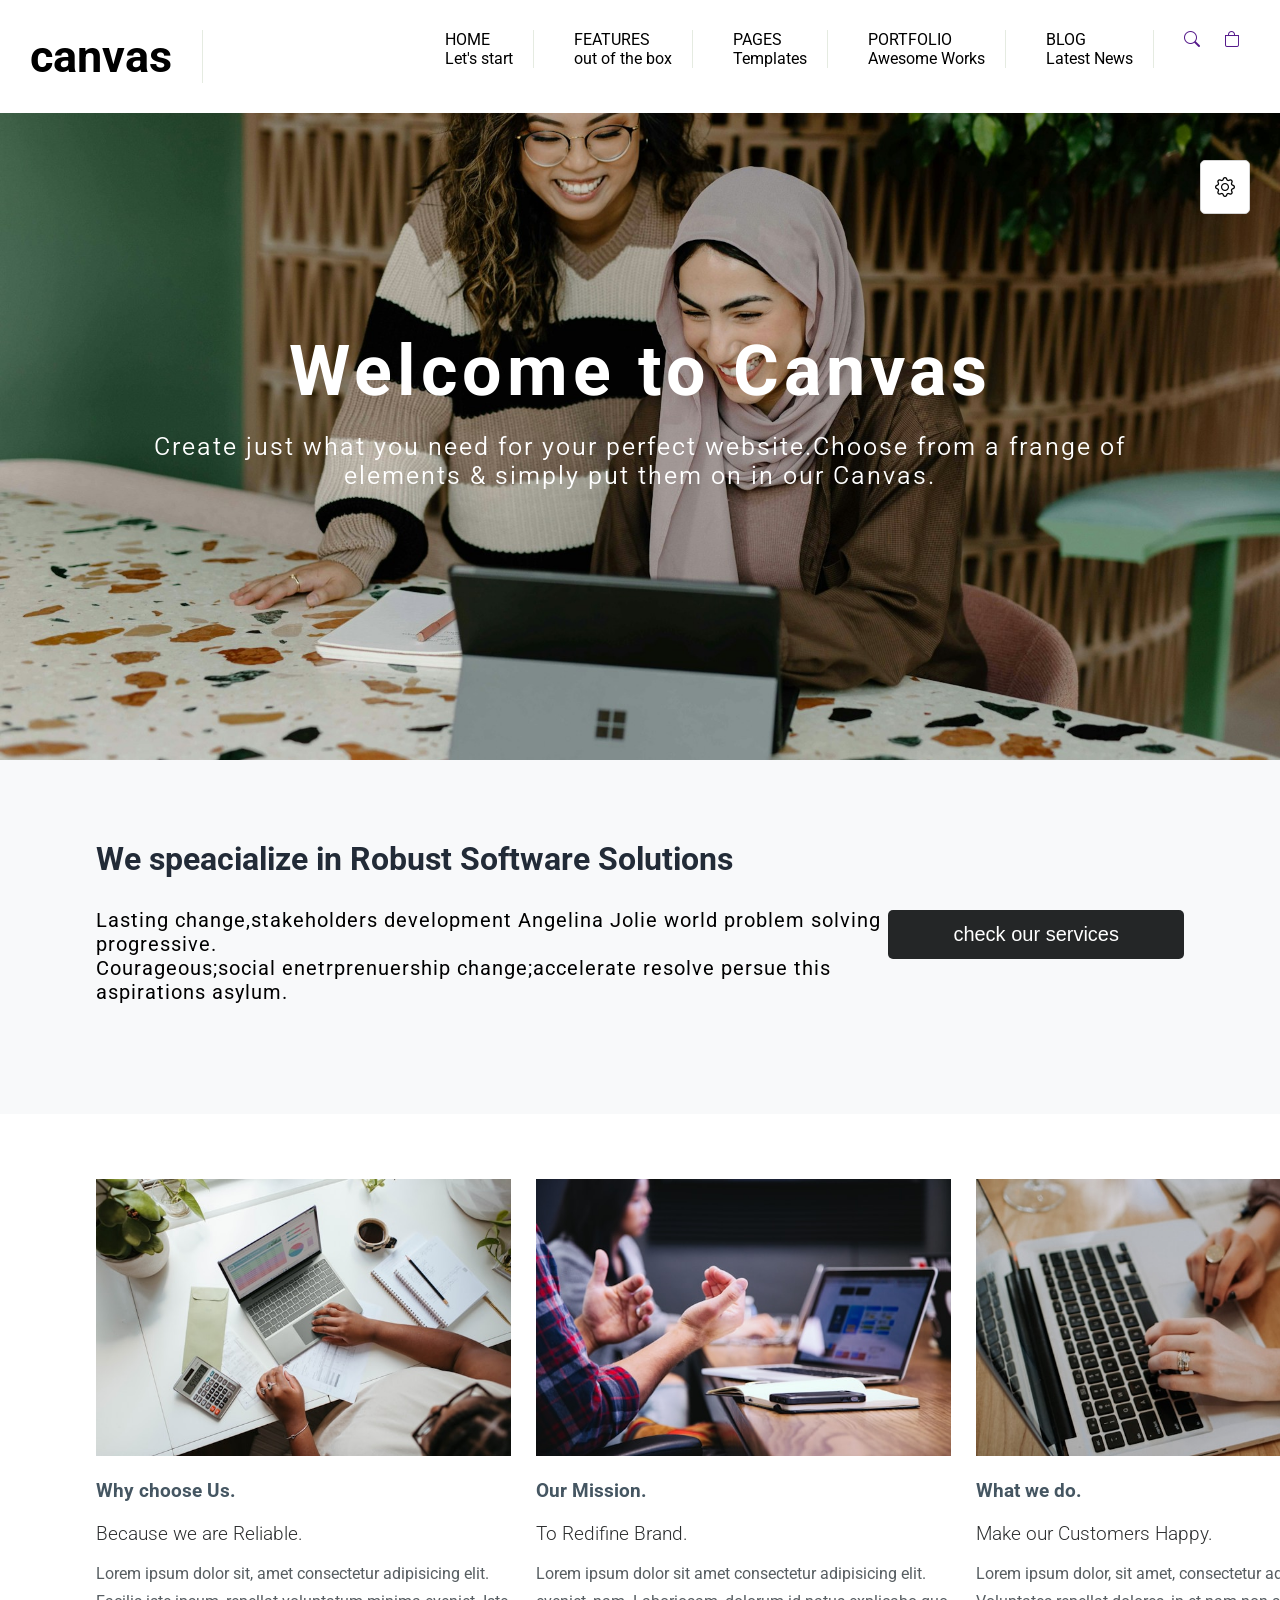
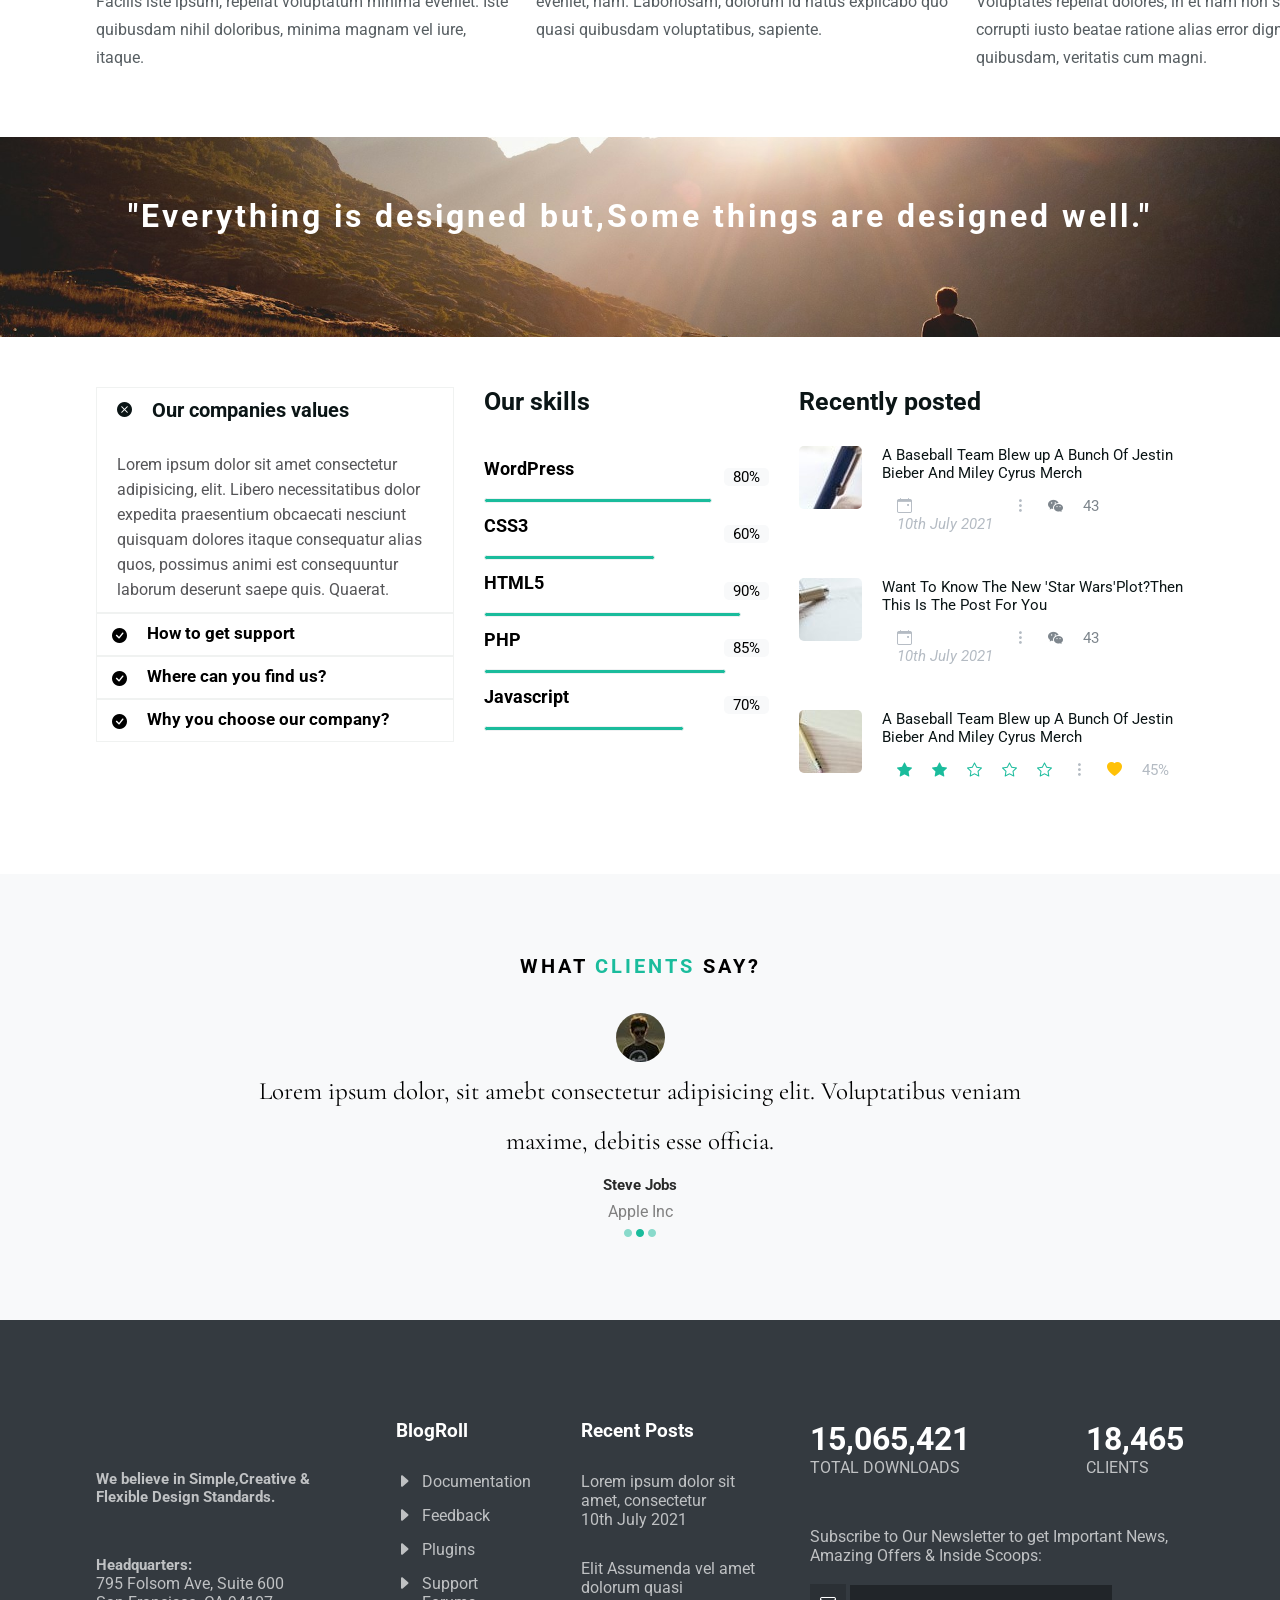
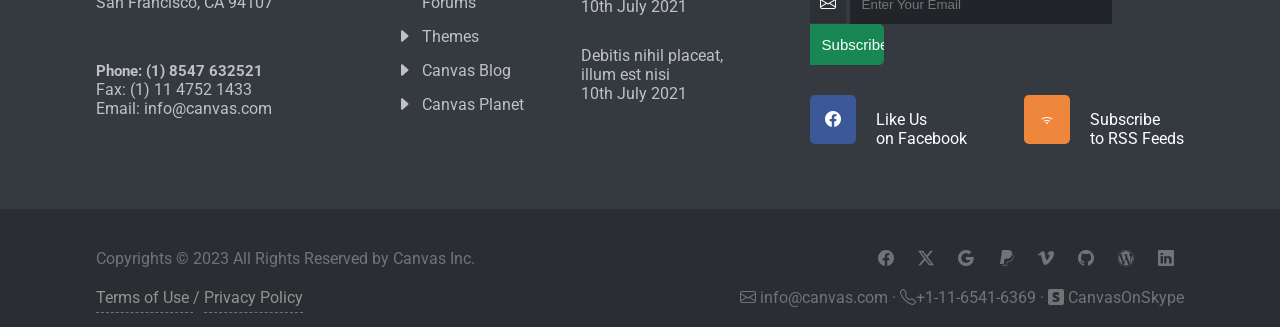
<file: index.html>
<!DOCTYPE html>
<html lang="en">
<head>
	<meta charset="UTF-8">
	<meta name="viewport" content="width=device-width, initial-scale=1.0">
	<title>Canvas</title>
	<link rel="stylesheet" href="Canvas.css">
	<link rel="stylesheet" href="https://cdn.jsdelivr.net/npm/bootstrap-icons@1.11.3/font/bootstrap-icons.min.css">
	
</head>
<body>



	<!-- navbar -->

	<div class="navbar">
		<div class="navbar0">
		<div class="nav1">
		<h1>canvas</h1>
		</div>


       <div clas="nav2">
		<ul class="nav2-01">
			<div class="nav2-1">
			<li><a href="home">HOME</a></li> 
			<p> Let's start</p>
		   </div>
			<div class="nav2-1">
			<li><a href="project4.html">FEATURES</a></li> 
			<p>out of the box </p>
		   </div>
		   <div class="nav2-1">
			<li><a href="PAGES">PAGES</a></li> 
			<p>Templates </p>
		   </div>
		   <div class="nav2-1">
			<li><a href="PORTFOLIO">PORTFOLIO</a></li> 
			<p> Awesome Works</p>
		   </div>
		   <div class="nav2-1">
			<li><a href="BLOG">BLOG</a></li> 
			<p>Latest News </p>
		   </div>
		   <div class="icon">
	       <a href=""><i class="bi bi-search"></i></a> 
           <a href=""><i class="bi bi-bag"></i></a> 
	      </div>
		</ul>
		</div>
	</div>

</div>


<!-- section1 -->

  <div class="bg">
  	<div class="container">
  		<div class="section1">
  			<h1>Welcome to Canvas</h1>
  			<p>Create just what you need for your perfect website.Choose from a frange 
  			of elements & simply put them on in our Canvas.</p>
  			<div class="box">
	           	<i class="bi bi-gear"></i>
	           </div>
  		</div>		
  	</div>
  </div>

  <!-- section2 -->


  <div class="bg1">
  	<div class="container">
  		<div class="section2">
  			<div>
  				<h1>We speacialize in Robust Software Solutions</h1>
  				<p>Lasting change,stakeholders development Angelina Jolie world problem solving progressive.<br>Courageous;social enetrprenuership change;accelerate resolve  persue this aspirations asylum.</p>
  			</div>
  			<div>
  				<input type="submit" value="check our services">
  			</div>
  			
  		</div>
  	</div>
  </div>

  <!-- section3 -->


  <div class="container">
  	<div class="section3">
  		<div class="sec3">
  			<img src="img/section2-1.jpg" alt="">
  		<h3>Why choose Us.</h3>
  		<h2>Because we are Reliable.</h2>
  		<p>Lorem ipsum dolor sit, amet consectetur adipisicing elit. Facilis iste ipsum, repellat voluptatum minima eveniet. Iste quibusdam nihil doloribus, minima magnam vel iure, itaque.</p>
  		</div>
  		<div class="sec3">
  			<img src="img/section2-2.jpg" alt="">
  		<h3>Our Mission.</h3>
  		<h2>To Redifine Brand.</h2>
  		<p>Lorem ipsum dolor sit amet consectetur adipisicing elit. eveniet, nam. Laboriosam, dolorum id natus explicabo quo quasi quibusdam voluptatibus, sapiente.</p>
  		</div>
  		<div class="sec3">
  		<img src="img/section2-3.jpg" alt="">
  		<h3>What we do.</h3>
  		<h2>Make our Customers Happy.</h2>
  		<p>Lorem ipsum dolor, sit amet, consectetur adipisicing elit. Voluptates repellat dolores, in et nam non similique corrupti iusto beatae ratione alias error dignissimos quibusdam, veritatis cum magni.</p>
  	</div>
  	</div>
  </div>

  <!-- section4 -->

  <div class="bg2">
  	<div class="container">
  		<div class="section4">
  		<h1>"Everything is designed but,Some things are designed well."</h1>
  		</div>
  	</div>
  </div>

  <!-- section5 -->

  <div class="container">
  	<div class="section5">

  		<!-- sec5-0 -->

  <div class="sec5-0">
  		<div class="sec5">
  			 <div class="sec5--0">
  			  <i class="bi bi-x-circle-fill"></i>
  				<h5>Our companies values</h5></div>
  				<p>Lorem ipsum dolor sit amet consectetur adipisicing, elit. Libero necessitatibus dolor expedita praesentium obcaecati nesciunt quisquam dolores itaque consequatur alias quos, possimus animi est consequuntur laborum deserunt saepe quis. Quaerat.</p>
  		</div>
  		<div class="sec5--01">
  			  <i class="bi bi-check-circle-fill"></i>
  				<h5>How to get support</h5>
  		</div>
  		<div class="sec5--01">
  			  <i class="bi bi-check-circle-fill"></i>
  				<h5>Where can you find us?</h5>
  		</div>
  		<div class="sec5--01">
  			  <i class="bi bi-check-circle-fill"></i>
  				<h5>Why you choose our company?</h5>
  		</div>
  		</div>

  		<!-- sec5-01 -->

  		<div class="sec5-01">
  		<div class="sec5--1">
  		  	<h4>Our skills</h4>
  		  	<!-- <h6></h6> -->
  		 </div>
  		  <div class="sec5-1">
  		  		<h5>WordPress</h5>
  		  		<p class="sec5-">80%</p>
  		  </div>
  		  	<h6 class="box0"></h6>
  		  <div class="sec5-1">
  		  		<h5>CSS3</h5>
  		  		<p  class="sec5-">60%</p>
  		  </div>
  		  	<h6 class="box1"></h6>
  		  <div class="sec5-1">
  		  		<h5>HTML5</h5>
  		  		<p  class="sec5-" >90%</p>
  		  </div>
  		  	<h6 class="box2"></h6>
  		  <div class="sec5-1">
  		  		<h5>PHP</h5>
  		  		<p  class="sec5-">85%</p>
  		  </div>
  		  	<h6 class="box3"></h6>
  		  <div class="sec5-1">
  		  		<h5>Javascript</h5>
  		  		<p  class="sec5-">70%</p>
  		  </div>
  		  	<h6 class="box4"></h6>
  </div>


  <!-- sec5-02 -->

  <div class="sec5-02">
  	<div class="sec5-2">
        	<h4>Recently posted</h4>
        	<!-- <h6></h6> -->
    </div>

    <div class="sec5-2">
    	<div class="image">
        	<img src="img/section4-1.jpg" class="image" alt="">	
        </div>   
        	  <div class="sec5-2-1">
        			<p>A Baseball Team Blew up A Bunch Of Jestin Bieber And Miley Cyrus Merch</p>
        			<div class="sec5--">
        				<i class="bi bi-calendar-event"><p>10th July 2021</p></i>
        				<i class="bi bi-three-dots-vertical"></i>
        				<i class="bi bi-wechat chat"></i>
        				<p class="chat">43</p>
        	     </div>
        	  </div>  	  
      </div>

      <div class="sec5-2">	        
        		<div class="image">
        		    <img src="img/section4-2.jpg" class="image" alt="">	
        		</div>
        		<div class="sec5-2-1">
        			<p>Want To Know The New 'Star Wars'Plot?Then This Is The Post For You </p>
        			<div class="sec5--">
        				<i class="bi bi-calendar-event"><p>10th July 2021</p></i>
        				<i class="bi bi-three-dots-vertical"></i>
        				<i class="bi bi-wechat chat"></i>
        				<p class="chat">43</p>
        			</div>
        		</div>
         </div>	
       
       <div class="sec5-2">	
        		<div class="image">
        		    <img src="img/section4-3.jpg" class="image" alt="">	
        		</div>
        	<div class="sec5-2-1">
        			<p>A Baseball Team Blew up A Bunch Of Jestin Bieber And Miley Cyrus Merch </p>
        			<div class="sec5--">
        				<i class="bi bi-star-fill star"></i>
        				<i class="bi bi-star-fill star"></i>
        				<i class="bi bi-star star"></i>
        				<i class="bi bi-star star"></i>
        				<i class="bi bi-star star"></i>
        				<i class="bi bi-three-dots-vertical"></i>
        				<i class="bi bi-heart-fill heart"></i>
        				<p>45%</p>
        			</div>
        		 
        	</div>
          </div>
    
    </div>
  </div>
    </div>

    <!-- section6 -->
    <div class="bg3">
  <div class="section6">
  	     <h2>WHAT <span class="client">CLIENTS</span> SAY?</h2>
  	      <img src="img/section5.jpg" class="image2"alt="">
  	      <p class="para">Lorem ipsum dolor, sit amebt consectetur adipisicing elit. Voluptatibus veniam <br>maxime, debitis esse officia.</p>
  	     <h5 class="name">Steve Jobs</h5>
  	   <p class="para1">Apple Inc</p>
  	<i class="bi bi-circle-fill icon5"></i>
  	<i class="bi bi-circle-fill icon6"></i>
  	<i class="bi bi-circle-fill icon7"></i>
  </div>
</div>



<!-- section7 -->

<div class="bg4">
   	<div class="container">
	<div class="section7">
		<div class="bg01">
	 <div class="sec7-1">
		  <h3>We believe in <span class="world">Simple,Creative & Flexible Design</span> Standards.</h3>	
		 <h3> Headquarters:</h3>
             <p>795 Folsom Ave, Suite 600<br>
             San Francisco, CA 94107</p>
             <h3>Phone: (1) 8547 632521</h3>
                <p> Fax: (1) 11 4752 1433<br>
                 Email: info@canvas.com</p>
             </div>
     </div>

	 <div class="sec7-2">
		<h3>BlogRoll</h3>
		<ul>
			<div class="s">
			<i class="bi bi-caret-right-fill"></i>
			<li>Documentation</li>
		</div>
			<div class="s">
			<i class="bi bi-caret-right-fill"></i>
            <li>Feedback</li>
        </div>
            <div class="s">
            <i class="bi bi-caret-right-fill"></i>
            <li>Plugins</li>
        </div>
            <div class="s">
            <i class="bi bi-caret-right-fill"></i>
            <li>Support Forums</li>
        </div>
            <div class="s">
            <i class="bi bi-caret-right-fill"></i>
            <li>Themes</li>
        </div>
            <div class="s">
            <i class="bi bi-caret-right-fill"></i>
            <li>Canvas Blog</li>
        </div>
            <div class="s">
            <i class="bi bi-caret-right-fill"></i>
            <li>Canvas Planet</li>
        </div>
		</ul>	
	 </div>

	 <div class="sec7-3">
	 	<h3>Recent Posts</h3>
	 	<div class="A"><p>Lorem ipsum dolor sit amet, consectetur</p>
	 	<p>10th July 2021</p></div>
	 	<div class="A"><p>Elit Assumenda vel amet dolorum quasi</p>
	 	<p>10th July 2021</p></div>
	 	<div class="A"><p>Debitis nihil placeat, illum est nisi</p>
	 	<p>10th July 2021</p></div>
	 </div>

	 <div class="sec7-4">
	 	 <div class="sec7-4-1">
	 	  	<div >
	 	  	<h1>15,065,421</h1>
	 	  	<p>TOTAL DOWNLOADS</p>
	 	  </div>
	 	  <div >
	 	  	<h1>18,465</h1>
	 	  	<p  >CLIENTS</p>
	 	  </div>
	 	</div>
     <p class="para3">Subscribe to Our Newsletter to get Important News, Amazing Offers & Inside Scoops:</p>
     <div class="sec7-4-2">
     	<i class="bi bi-envelope"></i>
     	<input type="text" placeholder="Enter Your Email" class="input1">
     	<input type="submit" value="Subscribe" class="input2">
     </div>
     <div class="sec7-4-3" >
     	<div class="last">
     		<div>
     		<i class="bi bi-facebook facebook "></i></div>
     		<div class="sec7-4-3-1 ">
     			<P>Like Us</P>
                <p>on Facebook</p>
     		</div>
     	</div>
     	<div class="last">
     		<div>
     		<i class="bi bi-wifi-2 wifi" ></i></div>
     		<div class="sec7-4-3-1">
     			<P>Subscribe</P>
                <p>to RSS Feeds</p>
     		</div>
     	</div>
     	</div>
     	
     </div>
	 	
</div>
	 </div>

</div>

<!-- section8 -->

<div class="bg5">
	<div class="container">
		<div class="section8">
			<div class="sec8">
				<p class="sec8-p">Copyrights © 2023 All Rights Reserved by Canvas Inc.</p>
     			<p class="sec8-p1"> <span class="terms">Terms of Use </span>/ <span class="privacy">Privacy Policy</span></p>
			</div>
			<div  class="sec8-1">
				<div class="icons1">
     				<i class="bi bi-facebook"></i>
     				<i class="bi bi-twitter-x"></i>
     				<i class="bi bi-google"></i>
     				<i class="bi bi-paypal"></i>
            <i class="bi bi-vimeo"></i>
     				<i class="bi bi-github"></i>
     				<i class="bi bi-wordpress"></i>
     				<i class="bi bi-linkedin"></i>

     			</div>
     			<div class="icons2">
     				<i class="bi bi-envelope"></i> info@canvas.com ·  <i class="bi bi-telephone"></i>+1-11-6541-6369 · <i class="bi bi-stripe"></i> CanvasOnSkype
     			</div>
			</div>
		</div>
	</div>
	
</div>


	
</body>
</html>
</file>
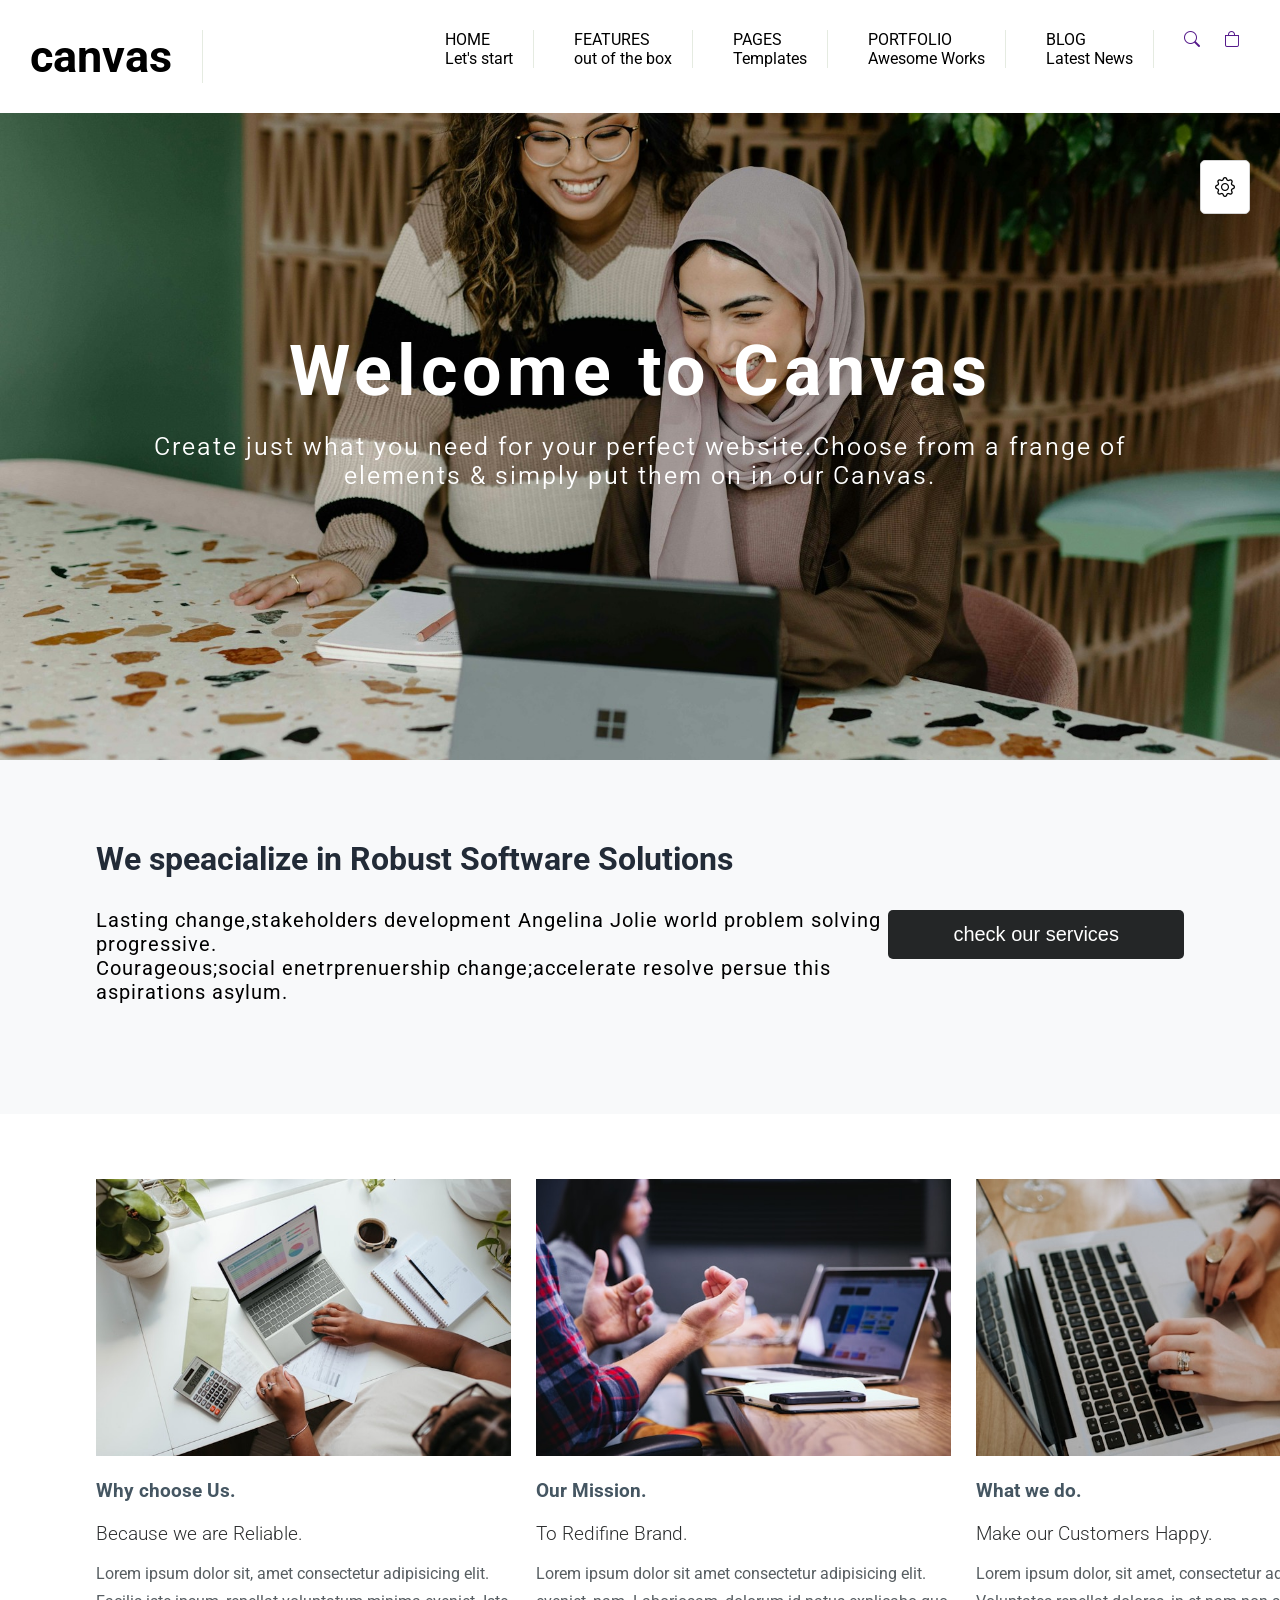
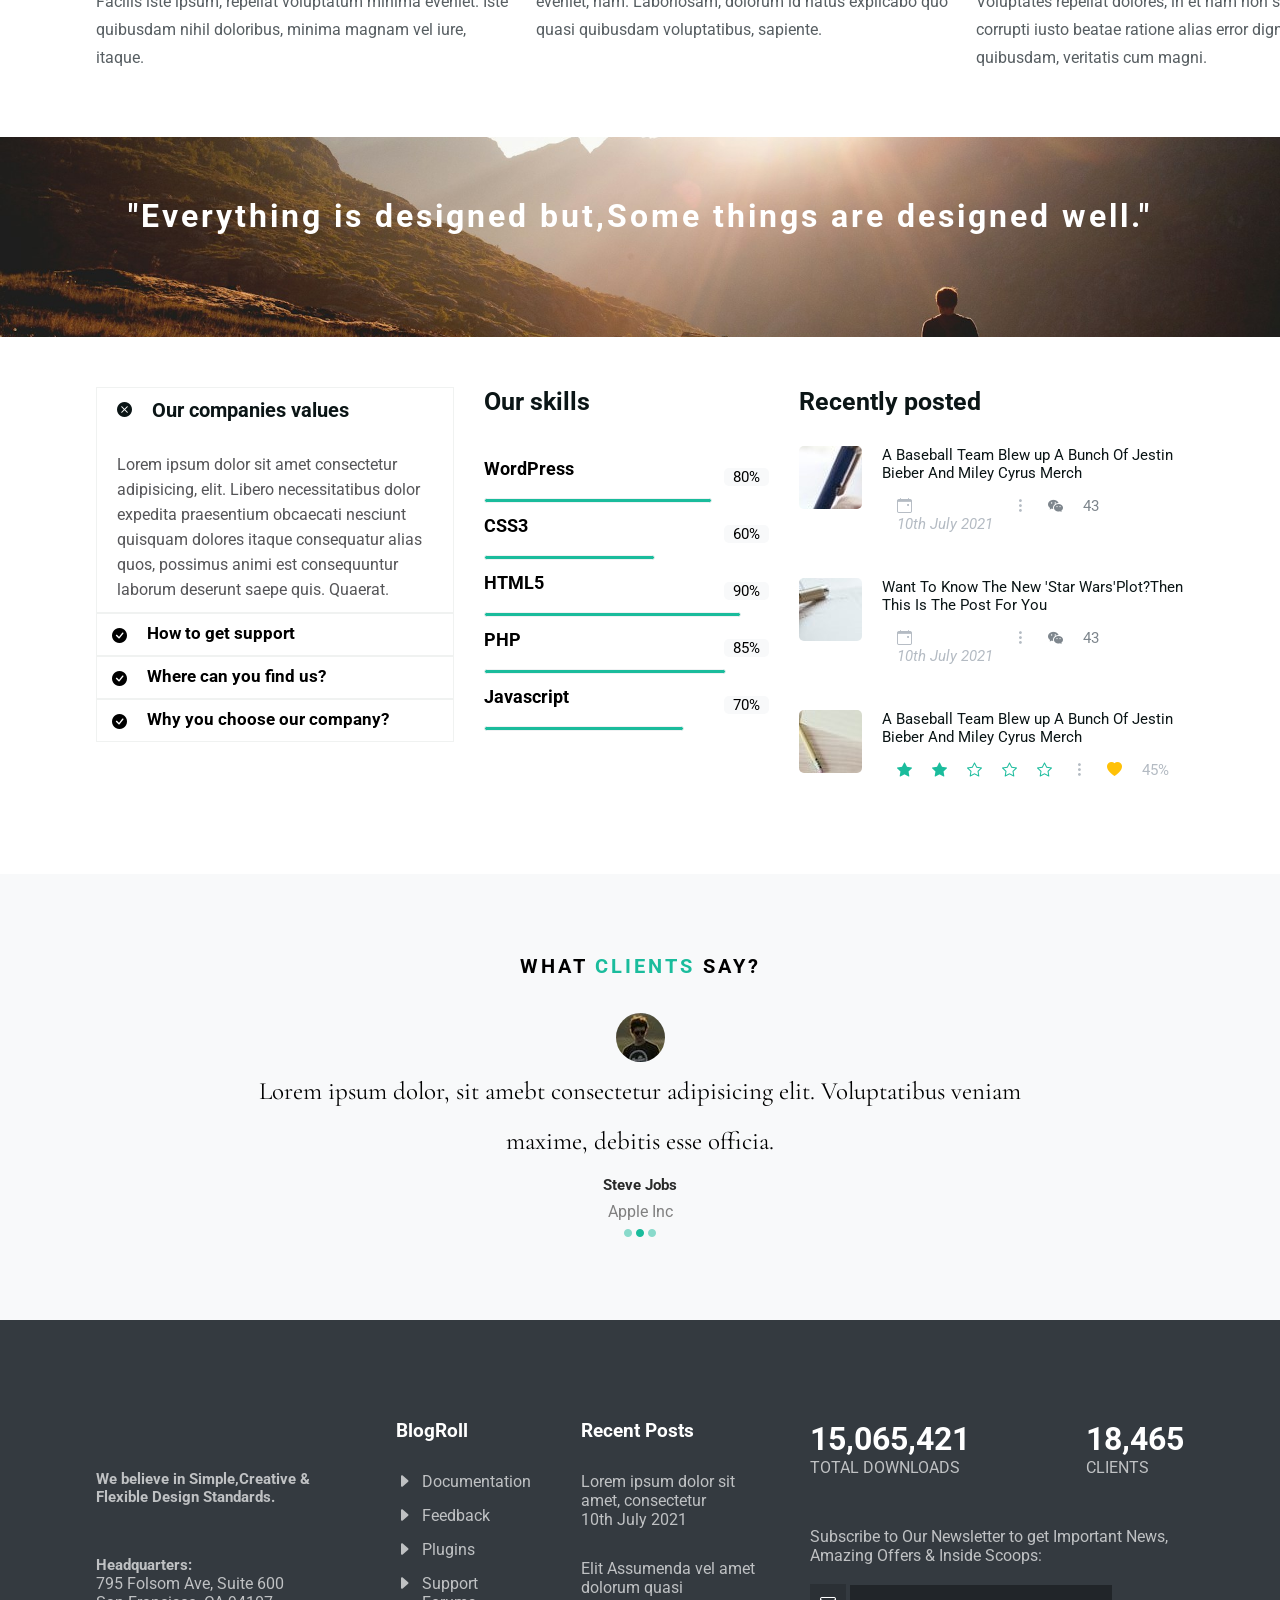
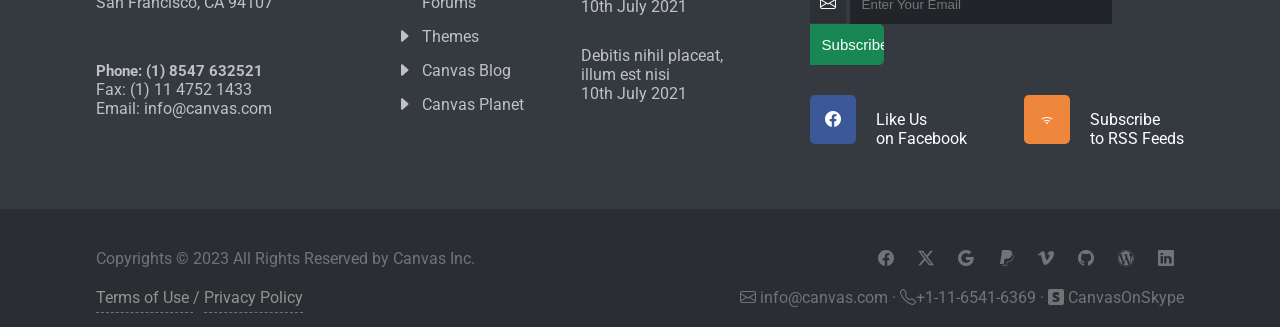
<file: Canvas.html>
<!DOCTYPE html>
<html lang="en">
<head>
	<meta charset="UTF-8">
	<meta name="viewport" content="width=device-width, initial-scale=1.0">
	<title>Canvas</title>
	<link rel="stylesheet" href="Canvas.css">
	<link rel="stylesheet" href="https://cdn.jsdelivr.net/npm/bootstrap-icons@1.11.3/font/bootstrap-icons.min.css">
	
</head>
<body>



	<!-- navbar -->

	<div class="navbar">
		<div class="navbar0">
		<div class="nav1">
		<h1>canvas</h1>
		</div>


       <div clas="nav2">
		<ul class="nav2-01">
			<div class="nav2-1">
			<li><a href="home">HOME</a></li> 
			<p> Let's start</p>
		   </div>
			<div class="nav2-1">
			<li><a href="project4.html">FEATURES</a></li> 
			<p>out of the box </p>
		   </div>
		   <div class="nav2-1">
			<li><a href="PAGES">PAGES</a></li> 
			<p>Templates </p>
		   </div>
		   <div class="nav2-1">
			<li><a href="PORTFOLIO">PORTFOLIO</a></li> 
			<p> Awesome Works</p>
		   </div>
		   <div class="nav2-1">
			<li><a href="BLOG">BLOG</a></li> 
			<p>Latest News </p>
		   </div>
		   <div class="icon">
	       <a href=""><i class="bi bi-search"></i></a> 
           <a href=""><i class="bi bi-bag"></i></a> 
	      </div>
		</ul>
		</div>
	</div>

</div>


<!-- section1 -->

  <div class="bg">
  	<div class="container">
  		<div class="section1">
  			<h1>Welcome to Canvas</h1>
  			<p>Create just what you need for your perfect website.Choose from a frange 
  			of elements & simply put them on in our Canvas.</p>
  			<div class="box">
	           	<i class="bi bi-gear"></i>
	           </div>
  		</div>		
  	</div>
  </div>

  <!-- section2 -->


  <div class="bg1">
  	<div class="container">
  		<div class="section2">
  			<div>
  				<h1>We speacialize in Robust Software Solutions</h1>
  				<p>Lasting change,stakeholders development Angelina Jolie world problem solving progressive.<br>Courageous;social enetrprenuership change;accelerate resolve  persue this aspirations asylum.</p>
  			</div>
  			<div>
  				<input type="submit" value="check our services">
  			</div>
  			
  		</div>
  	</div>
  </div>

  <!-- section3 -->


  <div class="container">
  	<div class="section3">
  		<div class="sec3">
  			<img src="img/section2-1.jpg" alt="">
  		<h3>Why choose Us.</h3>
  		<h2>Because we are Reliable.</h2>
  		<p>Lorem ipsum dolor sit, amet consectetur adipisicing elit. Facilis iste ipsum, repellat voluptatum minima eveniet. Iste quibusdam nihil doloribus, minima magnam vel iure, itaque.</p>
  		</div>
  		<div class="sec3">
  			<img src="img/section2-2.jpg" alt="">
  		<h3>Our Mission.</h3>
  		<h2>To Redifine Brand.</h2>
  		<p>Lorem ipsum dolor sit amet consectetur adipisicing elit. eveniet, nam. Laboriosam, dolorum id natus explicabo quo quasi quibusdam voluptatibus, sapiente.</p>
  		</div>
  		<div class="sec3">
  		<img src="img/section2-3.jpg" alt="">
  		<h3>What we do.</h3>
  		<h2>Make our Customers Happy.</h2>
  		<p>Lorem ipsum dolor, sit amet, consectetur adipisicing elit. Voluptates repellat dolores, in et nam non similique corrupti iusto beatae ratione alias error dignissimos quibusdam, veritatis cum magni.</p>
  	</div>
  	</div>
  </div>

  <!-- section4 -->

  <div class="bg2">
  	<div class="container">
  		<div class="section4">
  		<h1>"Everything is designed but,Some things are designed well."</h1>
  		</div>
  	</div>
  </div>

  <!-- section5 -->

  <div class="container">
  	<div class="section5">

  		<!-- sec5-0 -->

  <div class="sec5-0">
  		<div class="sec5">
  			 <div class="sec5--0">
  			  <i class="bi bi-x-circle-fill"></i>
  				<h5>Our companies values</h5></div>
  				<p>Lorem ipsum dolor sit amet consectetur adipisicing, elit. Libero necessitatibus dolor expedita praesentium obcaecati nesciunt quisquam dolores itaque consequatur alias quos, possimus animi est consequuntur laborum deserunt saepe quis. Quaerat.</p>
  		</div>
  		<div class="sec5--01">
  			  <i class="bi bi-check-circle-fill"></i>
  				<h5>How to get support</h5>
  		</div>
  		<div class="sec5--01">
  			  <i class="bi bi-check-circle-fill"></i>
  				<h5>Where can you find us?</h5>
  		</div>
  		<div class="sec5--01">
  			  <i class="bi bi-check-circle-fill"></i>
  				<h5>Why you choose our company?</h5>
  		</div>
  		</div>

  		<!-- sec5-01 -->

  		<div class="sec5-01">
  		<div class="sec5--1">
  		  	<h4>Our skills</h4>
  		  	<!-- <h6></h6> -->
  		 </div>
  		  <div class="sec5-1">
  		  		<h5>WordPress</h5>
  		  		<p class="sec5-">80%</p>
  		  </div>
  		  	<h6 class="box0"></h6>
  		  <div class="sec5-1">
  		  		<h5>CSS3</h5>
  		  		<p  class="sec5-">60%</p>
  		  </div>
  		  	<h6 class="box1"></h6>
  		  <div class="sec5-1">
  		  		<h5>HTML5</h5>
  		  		<p  class="sec5-" >90%</p>
  		  </div>
  		  	<h6 class="box2"></h6>
  		  <div class="sec5-1">
  		  		<h5>PHP</h5>
  		  		<p  class="sec5-">85%</p>
  		  </div>
  		  	<h6 class="box3"></h6>
  		  <div class="sec5-1">
  		  		<h5>Javascript</h5>
  		  		<p  class="sec5-">70%</p>
  		  </div>
  		  	<h6 class="box4"></h6>
  </div>


  <!-- sec5-02 -->

  <div class="sec5-02">
  	<div class="sec5-2">
        	<h4>Recently posted</h4>
        	<!-- <h6></h6> -->
    </div>

    <div class="sec5-2">
    	<div class="image">
        	<img src="img/section4-1.jpg" class="image" alt="">	
        </div>   
        	  <div class="sec5-2-1">
        			<p>A Baseball Team Blew up A Bunch Of Jestin Bieber And Miley Cyrus Merch</p>
        			<div class="sec5--">
        				<i class="bi bi-calendar-event"><p>10th July 2021</p></i>
        				<i class="bi bi-three-dots-vertical"></i>
        				<i class="bi bi-wechat chat"></i>
        				<p class="chat">43</p>
        	     </div>
        	  </div>  	  
      </div>

      <div class="sec5-2">	        
        		<div class="image">
        		    <img src="img/section4-2.jpg" class="image" alt="">	
        		</div>
        		<div class="sec5-2-1">
        			<p>Want To Know The New 'Star Wars'Plot?Then This Is The Post For You </p>
        			<div class="sec5--">
        				<i class="bi bi-calendar-event"><p>10th July 2021</p></i>
        				<i class="bi bi-three-dots-vertical"></i>
        				<i class="bi bi-wechat chat"></i>
        				<p class="chat">43</p>
        			</div>
        		</div>
         </div>	
       
       <div class="sec5-2">	
        		<div class="image">
        		    <img src="img/section4-3.jpg" class="image" alt="">	
        		</div>
        	<div class="sec5-2-1">
        			<p>A Baseball Team Blew up A Bunch Of Jestin Bieber And Miley Cyrus Merch </p>
        			<div class="sec5--">
        				<i class="bi bi-star-fill star"></i>
        				<i class="bi bi-star-fill star"></i>
        				<i class="bi bi-star star"></i>
        				<i class="bi bi-star star"></i>
        				<i class="bi bi-star star"></i>
        				<i class="bi bi-three-dots-vertical"></i>
        				<i class="bi bi-heart-fill heart"></i>
        				<p>45%</p>
        			</div>
        		 
        	</div>
          </div>
    
    </div>
  </div>
    </div>

    <!-- section6 -->
    <div class="bg3">
  <div class="section6">
  	     <h2>WHAT <span class="client">CLIENTS</span> SAY?</h2>
  	      <img src="img/section5.jpg" class="image2"alt="">
  	      <p class="para">Lorem ipsum dolor, sit amebt consectetur adipisicing elit. Voluptatibus veniam <br>maxime, debitis esse officia.</p>
  	     <h5 class="name">Steve Jobs</h5>
  	   <p class="para1">Apple Inc</p>
  	<i class="bi bi-circle-fill icon5"></i>
  	<i class="bi bi-circle-fill icon6"></i>
  	<i class="bi bi-circle-fill icon7"></i>
  </div>
</div>



<!-- section7 -->

<div class="bg4">
   	<div class="container">
	<div class="section7">
		<div class="bg01">
	 <div class="sec7-1">
		  <h3>We believe in <span class="world">Simple,Creative & Flexible Design</span> Standards.</h3>	
		 <h3> Headquarters:</h3>
             <p>795 Folsom Ave, Suite 600<br>
             San Francisco, CA 94107</p>
             <h3>Phone: (1) 8547 632521</h3>
                <p> Fax: (1) 11 4752 1433<br>
                 Email: info@canvas.com</p>
             </div>
     </div>

	 <div class="sec7-2">
		<h3>BlogRoll</h3>
		<ul>
			<div class="s">
			<i class="bi bi-caret-right-fill"></i>
			<li>Documentation</li>
		</div>
			<div class="s">
			<i class="bi bi-caret-right-fill"></i>
            <li>Feedback</li>
        </div>
            <div class="s">
            <i class="bi bi-caret-right-fill"></i>
            <li>Plugins</li>
        </div>
            <div class="s">
            <i class="bi bi-caret-right-fill"></i>
            <li>Support Forums</li>
        </div>
            <div class="s">
            <i class="bi bi-caret-right-fill"></i>
            <li>Themes</li>
        </div>
            <div class="s">
            <i class="bi bi-caret-right-fill"></i>
            <li>Canvas Blog</li>
        </div>
            <div class="s">
            <i class="bi bi-caret-right-fill"></i>
            <li>Canvas Planet</li>
        </div>
		</ul>	
	 </div>

	 <div class="sec7-3">
	 	<h3>Recent Posts</h3>
	 	<div class="A"><p>Lorem ipsum dolor sit amet, consectetur</p>
	 	<p>10th July 2021</p></div>
	 	<div class="A"><p>Elit Assumenda vel amet dolorum quasi</p>
	 	<p>10th July 2021</p></div>
	 	<div class="A"><p>Debitis nihil placeat, illum est nisi</p>
	 	<p>10th July 2021</p></div>
	 </div>

	 <div class="sec7-4">
	 	 <div class="sec7-4-1">
	 	  	<div >
	 	  	<h1>15,065,421</h1>
	 	  	<p>TOTAL DOWNLOADS</p>
	 	  </div>
	 	  <div >
	 	  	<h1>18,465</h1>
	 	  	<p  >CLIENTS</p>
	 	  </div>
	 	</div>
     <p class="para3">Subscribe to Our Newsletter to get Important News, Amazing Offers & Inside Scoops:</p>
     <div class="sec7-4-2">
     	<i class="bi bi-envelope"></i>
     	<input type="text" placeholder="Enter Your Email" class="input1">
     	<input type="submit" value="Subscribe" class="input2">
     </div>
     <div class="sec7-4-3" >
     	<div class="last">
     		<div>
     		<i class="bi bi-facebook facebook "></i></div>
     		<div class="sec7-4-3-1 ">
     			<P>Like Us</P>
                <p>on Facebook</p>
     		</div>
     	</div>
     	<div class="last">
     		<div>
     		<i class="bi bi-wifi-2 wifi" ></i></div>
     		<div class="sec7-4-3-1">
     			<P>Subscribe</P>
                <p>to RSS Feeds</p>
     		</div>
     	</div>
     	</div>
     	
     </div>
	 	
</div>
	 </div>

</div>

<!-- section8 -->

<div class="bg5">
	<div class="container">
		<div class="section8">
			<div class="sec8">
				<p class="sec8-p">Copyrights © 2023 All Rights Reserved by Canvas Inc.</p>
     			<p class="sec8-p1"> <span class="terms">Terms of Use </span>/ <span class="privacy">Privacy Policy</span></p>
			</div>
			<div  class="sec8-1">
				<div class="icons1">
     				<i class="bi bi-facebook"></i>
     				<i class="bi bi-twitter-x"></i>
     				<i class="bi bi-google"></i>
     				<i class="bi bi-paypal"></i>
            <i class="bi bi-vimeo"></i>
     				<i class="bi bi-github"></i>
     				<i class="bi bi-wordpress"></i>
     				<i class="bi bi-linkedin"></i>

     			</div>
     			<div class="icons2">
     				<i class="bi bi-envelope"></i> info@canvas.com ·  <i class="bi bi-telephone"></i>+1-11-6541-6369 · <i class="bi bi-stripe"></i> CanvasOnSkype
     			</div>
			</div>
		</div>
	</div>
	
</div>


	
</body>
</html>
</file>
<file: Canvas.css>
@import url('https://fonts.googleapis.com/css2?family=Comfortaa:wght@300..700&family=Cormorant+Garamond:ital,wght@0,300;0,400;0,500;0,600;0,700;1,300;1,400;1,500;1,600;1,700&family=Lato:ital,wght@0,100;0,300;0,400;0,700;0,900;1,100;1,300;1,400;1,700;1,900&family=Open+Sans:ital,wght@0,300..800;1,300..800&family=Poppins:ital,wght@0,100;0,200;0,300;0,400;0,500;0,600;0,700;0,800;0,900;1,100;1,200;1,300;1,400;1,500;1,600;1,700;1,800;1,900&family=Prata&family=Roboto:ital,wght@0,100;0,300;0,400;0,500;0,700;0,900;1,100;1,300;1,400;1,500;1,700;1,900&display=swap');

body{
	font-family: "Roboto", serif;
}
*{
	padding: 0;
	margin: 0;
	box-sizing:border-box ;
}
.container{
	width: 85%;
	margin: auto;
}

/*navbar*/

.navbar{
	background-color: white;
	position:fixed ;
	width: 100%;
}
.navbar0{
	display: flex;
	justify-content: space-between;
	padding:30px ;
}
.navbar0 h1{
	border-right: 1px solid #e5ebe1;
	padding-right: 30px;
	font-size: 45px;
}
.nav2{
	display: flex;
}
.nav2-1{
	padding: 0px 20px;
	 border-right: 1px solid #e5ebe1;
}
.nav2-1 a{
    color: black;
    text-decoration: none;
}
.nav2-01{
	display: flex;
	justify-content: space-between;
	gap: 20px;
}
.nav2-01 li{
	list-style: none;
}
.icon i{
	padding: 0px 10px;
}

/*section1*/


.bg{
	background-image: url(img/bg.jpg);
	height: 760px;
	background-size: cover;
	background-position:top;
	cursor: grab;
}
.section1 h1{
	font-size: 70px;
	color: white;
   padding-top: 330px;
   letter-spacing:5px;
	display: flex;
	justify-content: center;
}
.section1 p{
	font-size: 25px;
	padding-top: 20px;
	font-weight: 350;
	letter-spacing: 2px;
	color: white;
	text-align: center;
}
.box i{
	background-color: white;
	border-radius: 5px;
	border: solid 1px lightgray;
	padding: 14px;
	font-size: 20px;
	position: fixed;
	right: 30px;
	top: 160px
}
.box i:hover{
	background-color: skyblue;
	cursor: auto;
}
/*section2*/
.bg1{
    background-color:#f8f9fa ;
}
.section2{
	display: flex;
	justify-content: space-between;
	padding: 80px 0px;
}
.section2 p{
	padding: 30px 0px;
	font-size: 20px;
	letter-spacing: 1px;
}
.section2 h1{
	color: #222b37;
}
.section2 input{
	background-color:#242627;
    color: white;
    font-size: 20px; 
   font-weight: 300;
   border: none;
   outline: none;
   padding: 13px 65px;
   border-radius: 5px;
   margin-top: 70px;
}
/*section3*/
.section3{
	display: flex;
	justify-content: space-between;
	gap: 25px;
	padding: 65px 0px;
}
.sec3 img{
   width:415px;
}
.sec3 h3{
   padding: 20px 0px;
   color:#455662 ;
}
.sec3 h2{
   padding-bottom: 15px;
   font-size: 19px;
   font-weight: 300;
   color: #2E3031;
}
.sec3 p{
   color: #575E62;
   line-height: 28px;
}
/*section4*/
.bg2{
    background-image: url(img/section3.jpg);
   	background-size: cover;
    background-position: center;
    height: 200px;
}
.section4 h1{
	display: flex;
	justify-content: center;
	align-items: center;
	padding-top: 60px;
	color: white;
	letter-spacing: 3px;
}

/*section5*/

.section5{
	display: flex;
	gap: 30px;
	margin: 50px 0px;
	font-size: 20px;
}
.sec5{
	border: 1px solid #f0f2f1;
	padding:  10px 20px;
}
.sec5--0{
	display: flex;
	gap: 20px;
}
.sec5--0 h5{
    font-size: 20px;
    color:#0b1516 ;
}
.sec5--0 i{
    font-size: 15px;
    margin-top: 3px;
    color: #0b1516;
}
.sec5 p{
	padding-top: 30px;
    font-size: 16px;
    line-height: 25px;
    color: #555558;
}
.sec5--01{
	display: flex;
	gap: 20px;
	border: 1px solid #f0f2f1;
	padding: 10px 15px;
}
.sec5-1{
	display: flex;
	column-gap: 150px;
}
.sec5-1 h5{
	font-size: 18px;
}
.sec5--01 i{
	font-size: 15px;
	margin-top: 3px;
}
.sec5--1{
	font-size: 25px;
	color: #0b1516 ;
	padding-bottom: 30px;
/*	position: relative;*/
}
.sec5--1 h6{
	border-bottom: 1px solid #f0f2f3 ;
	width: 61%;
/*	position: absolute;*/
	right: 0;
    top: 15px;
}
.sec5- {
	font-size: 15px;
	background-color: #f8f9fa;
	border-radius: 5px;
	padding: 0px 9px;
}
.sec5-1{
	display: flex;
	justify-content: space-between;
	padding: 12px 0px;
	font-size: 25px;
}
.sec5-1 p{
	margin-top: 10px;
}
.sec5-2{
	font-size: 25px;
	color: #0b1516 ;
	padding-bottom: 30px;
/*	position: relative;*/
}
.sec5-2 h6{
	border-bottom: 1px solid #f0f2f3 ;
	width: 53%;
	position: absolute;
	right: 0;
    top: 15px;
}
.sec5-2{
	display: flex;
	gap: 20px;
}
.sec5-2-1 p {
	font-size: 15px;
}
.image{
	border-radius:5px;
}
.sec5--{
	display: flex;
	gap: 20px;
	font-size: 15px;
	padding: 15px;
	text-align: left;
	color: #b4bbc3;
}
.chat{
	color: #7e868d;
}
.star{
	color: #1abc9c	;
}
.heart{
	color: #ffc107;
}
.box0{
	border: 1px solid #f0f2f3 ;
	height: 5px;
	border-radius: 5px;
	background-color: #1abc9c;
	width: 80%;
}
.box1{
	border: 1px solid #f0f2f3 ;
	height: 5px;
	border-radius: 5px;
	background-color: #1abc9c;
	width: 60%;
}
.box2{
	border: 1px solid #f0f2f3 ;
	height: 5px;
	border-radius: 5px;
	background-color: #1abc9c;
	width: 90%;
}
.box3{
	border: 1px solid #f0f2f3 ;
	height: 5px;
	border-radius: 5px;
	background-color: #1abc9c;
	width: 85%;
}
.box4{
	border: 1px solid #f0f2f3 ;
	height: 5px;
	border-radius: 5px;
	background-color: #1abc9c;
	width: 70%;
}


/*section6*/

.client{
	color:#1abc9c;
}
.bg3{
	background-color:#f8f9fa ;
	padding: 50px 0px;
	text-align: center;
}
.section6{
	margin: 30px 0px;
}
.image2{
	border-radius: 50%;
	font-size: 30px;
	margin-top: 35px;
}
.section6 h2{
	letter-spacing: 3px;
	font-size: 20px;
}
.para{
     font-family: "Cormorant Garamond", serif;
     font-size: 25px;
     line-height: 50px;
}
.name{
 font-size: 15px;
 margin-top:10px;
 color: #292a29 ;
}
.para1{
  color:gray;
   margin-top: 8px;
}
.icon5{
	color: #89dacb;
	font-size: 8px;
}
.icon6{
	color: #1abc9c;
	font-size: 8px;
}
.icon7{
	color: #89dacb;
	font-size: 8px;
}

/*section7*/

.bg4{
	background-color: #343a40;
}
.section7{
	display: flex;
	justify-content: space-between;
	gap: 50px;
	padding: 100px 0px 50px 0px;
	color: white;
}
.world{
	font-weight: 300px;
}
.sec7-1{
	margin-top: 50px;
}
.sec7-1 h3{
	font-size: 15px;
	margin-top: 50px;
	color:#bfc1c3;
}
.wolrd{
	color: #eef2ec;
}
.sec7-1 p{
	color:#bfc1c3;
}
.sec7-2 ul{
   margin: 30px 0px;
}
.sec7-2 ul li{
   margin-bottom: 15px;
   color:#bfc1c3;
  list-style-type: none;
}
.s{
	display: flex;
	gap: 10px;
	color:#bfc1c3;
}
.A{
	margin-top: 30px;
	color:#bfc1c3;

}
.sec7-4-1{
	display: flex;
	justify-content: space-between;
}
.sec7-4-1 p{
	 color:#bfc1c3;
}
.para3{
	margin: 50px 0px 20px 0px;
	color:#bfc1c3; ;
}
.sec7-4-2 input{
 padding: 12px;
}
.sec7-4-2 i{
	padding: 10px;
	background-color: #2b3035;
}
.input1{
	width: 70%;
	background-color: #212529;
	border: none;
	outline: none;
}
.input2{
	background-color: #198754;
	border: none;
	outline: none;
	border-radius: 0px 5px 5px 0px;
	width:20%;
	color: white;
	font-size: 15px;
}
.sec7-4-3{
	display: flex;
	justify-content: space-between;
	margin-top: 45px;
}
.sec7-4-3-1{
	padding-bottom: -20px;
}
.last{
	display: flex;
	gap: 20px;
}
.facebook{
	padding: 15px;
	border-radius: 5px;
	background-color: #3b5998;
}
.wifi{
	padding: 15px;
	border-radius: 5px;
	background-color: #ee873b;
}

/*section8*/

.sec8-1{
	text-align:left;
	color:#717376;
}	
.sec8-1{
	text-align: right;
	color:#717376;
}
.bg5{
	background-color: #2a2e33;
}
.section8{
	display: flex;
	justify-content: space-between;
	padding: 20px 0px;
}
.sec8-p{
  color:#717376;
  padding: 20px 0px;
}
.sec8-p1{
  color:#8e948e;
  
}
.icons1 {
	padding: 20px 0px;
	letter-spacing: 10px;
}
.icons2 i{
	gap: 20px;
}
.terms{
  border-bottom:1px dashed #717376;
  padding-bottom: 5px;
}
.privacy{
  border-bottom:1px dashed #717376;
  padding-bottom:5px;
}


@media screen and (max-width:990px)and (min-width:767px){
.navbar0{
	flex-direction: column;
	font-size: 10px;
	padding: 0px 3px;
}

	
.section1{
	flex-direction: column;
}
.section1 h1{
	font-size: 40px;

}
.section2{
	flex-direction: column;
}
.section3{
	flex-direction: column;
}
.section4{
	flex-direction: column;
}
.section5{
	flex-direction: column;
}
.section6{
	flex-direction: column;
}
.section7{
	flex-direction: column;
}
.section7{
	text-align: center;
}
.s{
	display: inline;

}
.s i{
	display:none ;
}
.section8{
	flex-direction: column;
	font-size: 10px;
    
}
.sec8{
	text-align: center;
}
.sec8-1{
	text-align: center;
}


}

@media screen and (max-width:766px)and (min-width:250px){

.navbar0{

	padding-top: 10px;

	font-size: 5px;
}
.navbar{
  font-size: 10px;

}
.nav2-01{

font-size: 10px;
padding: 0px 5px;
/*display: none;*/
}

.box i{
   font-size: 7px;
   position: fixed;
	right: 20px;
	top: 100px
}

.section1 h1{
	font-size: 15px;
}
.bg{
	height: 450px;

}
.section1 p{
	font-size: 10px;
}
.section2{
	flex-direction: column;
}
.section2 input{
	padding-top: 13px  40px;
	margin-top: -50px;
	font-size: 10px;
}
.section3{
	flex-direction: column;
}
.sec3 img{
	width: 100%;
}
.section4{
	flex-direction: column;
}
.section4 h1{
	font-size: 20px;
}
.section5{
	flex-direction: column;
}
.sec5-- {

  font-size: 10px;
  padding: -8px 0px;
  gap: 5px;
  text-align: none;
}
.sec5-2 p{
font-size: 10px;

}
.sec5-2-1 p{
	line-break: loose;
}
.section6{
	flex-direction: column;
}
.section7{
	flex-direction: column;
}
.sec7-4-1{
	flex-direction: column;
	font-size: 20px;
}
.sec7-4-2{
	flex-direction: column;
}
.sec7-4-3 i{
	font-size: 10px;
}
.sec7-4-3 p{
	font-size: 10px;
}
.input2{
	width: 85%;

}
.section8{
	flex-direction: column;
}
.sec8{
	text-align: center;
}
.sec8-1{
	padding-top: 40px;
	text-align: center;
}



	
}
</file>
